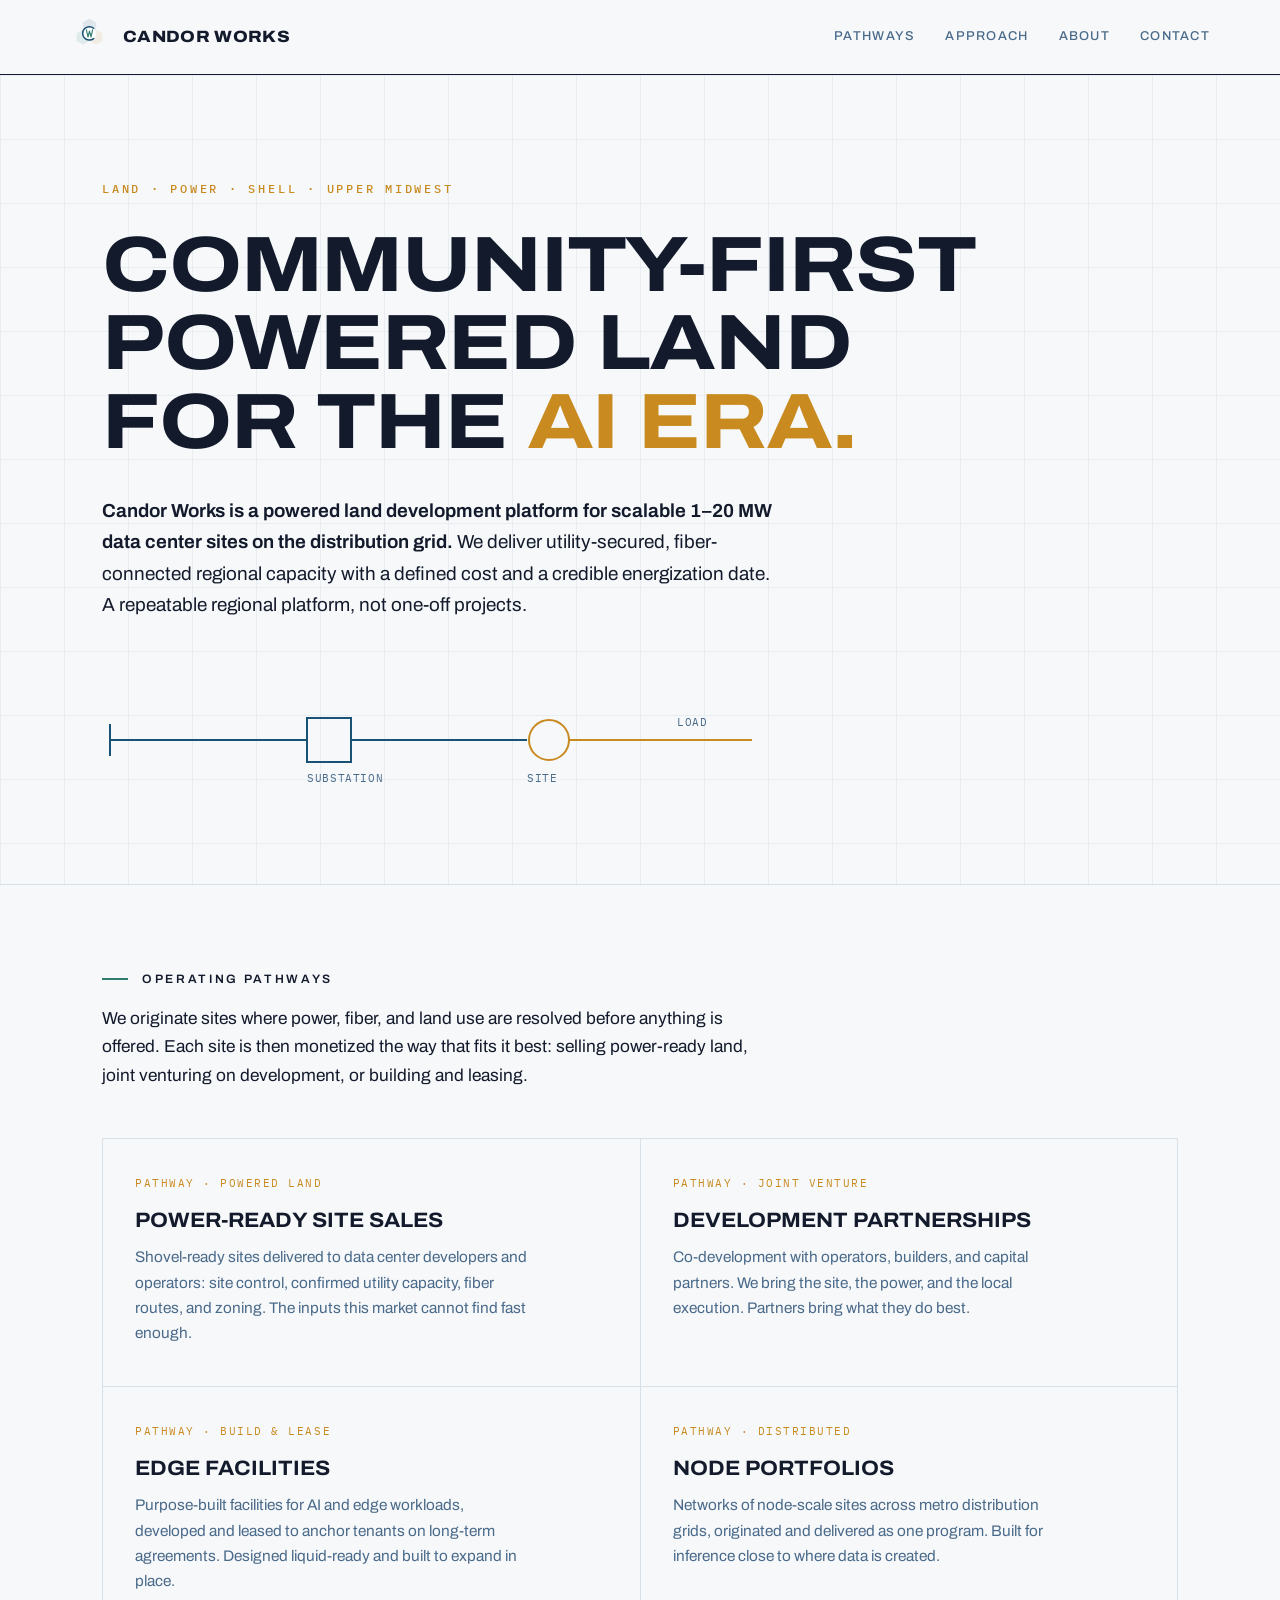
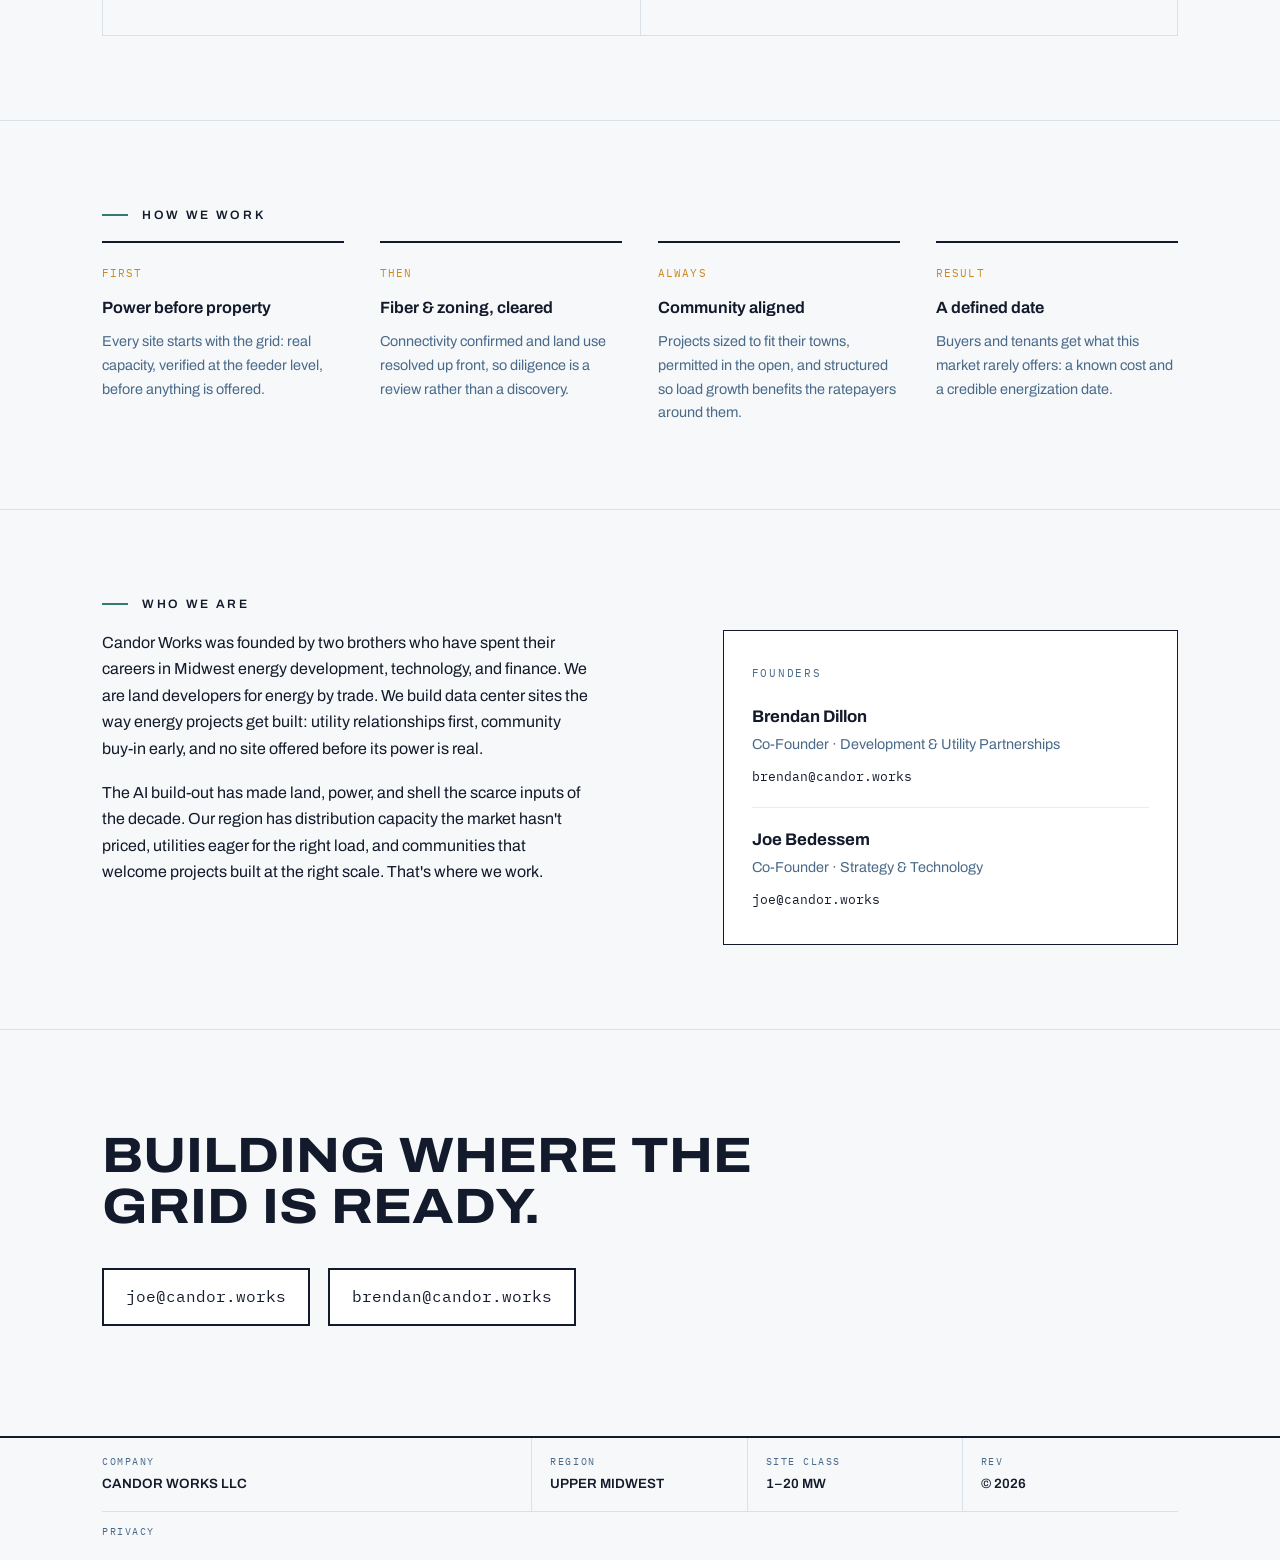
<file: index.html>
<!DOCTYPE html>
<html lang="en">
<head>
<meta charset="UTF-8">
<!-- CSP: list any new outside script, font, image or embed here -->
<meta http-equiv="Content-Security-Policy" content="default-src 'none'; script-src 'self' https://www.googletagmanager.com https://*.lfeeder.com https://*.leadfeeder.com; style-src 'self'; font-src 'self'; img-src 'self' https://www.googletagmanager.com https://*.google-analytics.com https://*.lfeeder.com https://*.leadfeeder.com; connect-src https://www.googletagmanager.com https://*.google-analytics.com https://*.google.com https://*.lfeeder.com https://*.leadfeeder.com; base-uri 'none'; form-action 'none'">
<meta name="viewport" content="width=device-width, initial-scale=1.0">
<title>Candor Works | Community-first powered land for the AI era</title>
<meta name="description" content="Candor Works is a community-first powered land development platform for 1–20 MW data center sites on Upper Midwest distribution grids, delivered with utility-secured capacity, fiber, and a defined energization date.">
<link rel="preload" href="/assets/fonts/archivo-latin.woff2" as="font" type="font/woff2" crossorigin>
<link rel="stylesheet" href="/assets/site.css">
<!-- Analytics: the tag ID below pairs with GA_ID in measure.js -->
<script src="/assets/measure.js"></script>
<script async src="https://www.googletagmanager.com/gtm.js?id=GTM-N2B2TFKS"></script>
</head>
<body>

<div class="topbar">
  <div class="wrap toprow">
    <a class="brand" href="#top"><svg class="logo" viewBox="0 0 76 74" fill="none" role="img" aria-label="Candor Works mark"><path d="M49.95 22.44L38.00 29.34L26.05 22.44L26.05 8.64L38.00 1.74L49.95 8.64z" fill="#1a5276" opacity="0.1" stroke="#1a5276" stroke-width="1.3"/><path d="M25.48 23.43L37.43 30.33L37.43 44.13L25.48 51.03L13.53 44.13L13.53 30.33z" fill="#2e7d6f" opacity="0.1" stroke="#2e7d6f" stroke-width="1.3"/><path d="M38.57 44.13L38.57 30.33L50.52 23.43L62.47 30.33L62.47 44.13L50.52 51.03z" fill="#c98a20" opacity="0.1" stroke="#c98a20" stroke-width="1.3"/><circle cx="38" cy="30" r="13" fill="white"/><path d="M46 20 A13 13 0 1 0 46 40" stroke="#1a5276" stroke-width="3" fill="none" stroke-linecap="round"/><path d="M32 23L35 37L38 25.5L41 37L44 23" stroke="#2e7d6f" stroke-width="2.2" fill="none" stroke-linecap="round" stroke-linejoin="round"/></svg><span>CANDOR&nbsp;WORKS</span></a>
    <nav>
      <a href="#pathways">Pathways</a>
      <a href="#approach">Approach</a>
      <a href="#about">About</a>
      <a href="#contact">Contact</a>
    </nav>
  </div>
</div>

<div class="hero" id="top">
  <div class="wrap">
    <div class="kicker mono">LAND · POWER · SHELL · UPPER MIDWEST</div>
    <h1>Community-first powered land for the <em>AI era.</em></h1>
    <p class="thesis"><strong>Candor Works is a powered land development platform for scalable 1–20&nbsp;MW data center sites on the distribution grid.</strong> We deliver utility-secured, fiber-connected regional capacity with a defined cost and a credible energization date. A repeatable regional platform, not one-off projects.</p>
    <div class="oneline" aria-hidden="true">
      <svg viewBox="0 0 660 120" xmlns="http://www.w3.org/2000/svg">
        <line class="draw anim" x1="8" y1="60" x2="205" y2="60"/>
        <rect class="draw" x="205" y="38" width="44" height="44"/>
        <line class="draw anim" x1="249" y1="60" x2="425" y2="60"/>
        <circle class="draw flag" cx="447" cy="60" r="20"/>
        <line class="draw anim flag" x1="467" y1="60" x2="650" y2="60"/>
        <line class="draw" x1="8" y1="44" x2="8" y2="76"/>
        <text class="lbl" x="205" y="102">SUBSTATION</text>
        <text class="lbl" x="425" y="102">SITE</text>
        <text class="lbl" x="575" y="46">LOAD</text>
      </svg>
    </div>
  </div>
</div>

<section id="pathways">
  <div class="wrap">
    <div class="eyebrow"><div class="tick"></div><h2>Operating pathways</h2></div>
    <p class="lede">We originate sites where power, fiber, and land use are resolved before anything is offered. Each site is then monetized the way that fits it best: selling power-ready land, joint venturing on development, or building and leasing.</p>
    <div class="paths">
      <div class="path">
        <div class="id mono">PATHWAY · POWERED LAND</div>
        <h3>Power-Ready Site Sales</h3>
        <p>Shovel-ready sites delivered to data center developers and operators: site control, confirmed utility capacity, fiber routes, and zoning. The inputs this market cannot find fast enough.</p>
      </div>
      <div class="path">
        <div class="id mono">PATHWAY · JOINT VENTURE</div>
        <h3>Development Partnerships</h3>
        <p>Co-development with operators, builders, and capital partners. We bring the site, the power, and the local execution. Partners bring what they do best.</p>
      </div>
      <div class="path">
        <div class="id mono">PATHWAY · BUILD &amp; LEASE</div>
        <h3>Edge Facilities</h3>
        <p>Purpose-built facilities for AI and edge workloads, developed and leased to anchor tenants on long-term agreements. Designed liquid-ready and built to expand in place.</p>
      </div>
      <div class="path">
        <div class="id mono">PATHWAY · DISTRIBUTED</div>
        <h3>Node Portfolios</h3>
        <p>Networks of node-scale sites across metro distribution grids, originated and delivered as one program. Built for inference close to where data is created.</p>
      </div>
    </div>
  </div>
</section>

<section id="approach">
  <div class="wrap">
    <div class="eyebrow"><div class="tick"></div><h2>How we work</h2></div>
    <div class="steps">
      <div class="step">
        <span class="mono">FIRST</span>
        <h4>Power before property</h4>
        <p>Every site starts with the grid: real capacity, verified at the feeder level, before anything is offered.</p>
      </div>
      <div class="step">
        <span class="mono">THEN</span>
        <h4>Fiber &amp; zoning, cleared</h4>
        <p>Connectivity confirmed and land use resolved up front, so diligence is a review rather than a discovery.</p>
      </div>
      <div class="step">
        <span class="mono">ALWAYS</span>
        <h4>Community aligned</h4>
        <p>Projects sized to fit their towns, permitted in the open, and structured so load growth benefits the ratepayers around them.</p>
      </div>
      <div class="step">
        <span class="mono">RESULT</span>
        <h4>A defined date</h4>
        <p>Buyers and tenants get what this market rarely offers: a known cost and a credible energization date.</p>
      </div>
    </div>
  </div>
</section>

<section id="about">
  <div class="wrap">
    <div class="eyebrow"><div class="tick"></div><h2>Who we are</h2></div>
    <div class="about">
      <div>
        <p>Candor Works was founded by two brothers who have spent their careers in Midwest energy development, technology, and finance. We are land developers for energy by trade. We build data center sites the way energy projects get built: utility relationships first, community buy-in early, and no site offered before its power is real.</p>
        <p>The AI build-out has made land, power, and shell the scarce inputs of the decade. Our region has distribution capacity the market hasn't priced, utilities eager for the right load, and communities that welcome projects built at the right scale. That's where we work.</p>
      </div>
      <div class="founders">
        <span class="mono">FOUNDERS</span>
        <div class="fblock">
          <div class="fname">Brendan Dillon</div>
          <div class="frole">Co-Founder · Development &amp; Utility Partnerships</div>
          <a class="femail" id="email-brendan-founders" href="mailto:brendan@candor.works">brendan@candor.works</a>
        </div>
        <div class="fblock">
          <div class="fname">Joe Bedessem</div>
          <div class="frole">Co-Founder · Strategy &amp; Technology</div>
          <a class="femail" id="email-joe-founders" href="mailto:joe@candor.works">joe@candor.works</a>
        </div>
      </div>
    </div>
  </div>
</section>

<section class="contact" id="contact">
  <div class="wrap">
    <h2>Building where the grid is ready.</h2>
    <div class="mails">
      <a class="mail" id="email-joe-contact" href="mailto:joe@candor.works">joe@candor.works</a>
      <a class="mail" id="email-brendan-contact" href="mailto:brendan@candor.works">brendan@candor.works</a>
    </div>
  </div>
</section>

<footer>
  <div class="wrap">
    <div class="tblock">
      <div class="tcell"><span class="mono">COMPANY</span><div>CANDOR WORKS LLC</div></div>
      <div class="tcell"><span class="mono">REGION</span><div>UPPER MIDWEST</div></div>
      <div class="tcell"><span class="mono">SITE CLASS</span><div>1–20 MW</div></div>
      <div class="tcell"><span class="mono">REV</span><div>© 2026</div></div>
    </div>
    <div class="legal mono"><a href="/privacy/">Privacy</a></div>
  </div>
</footer>
</body>
</html>
</file>
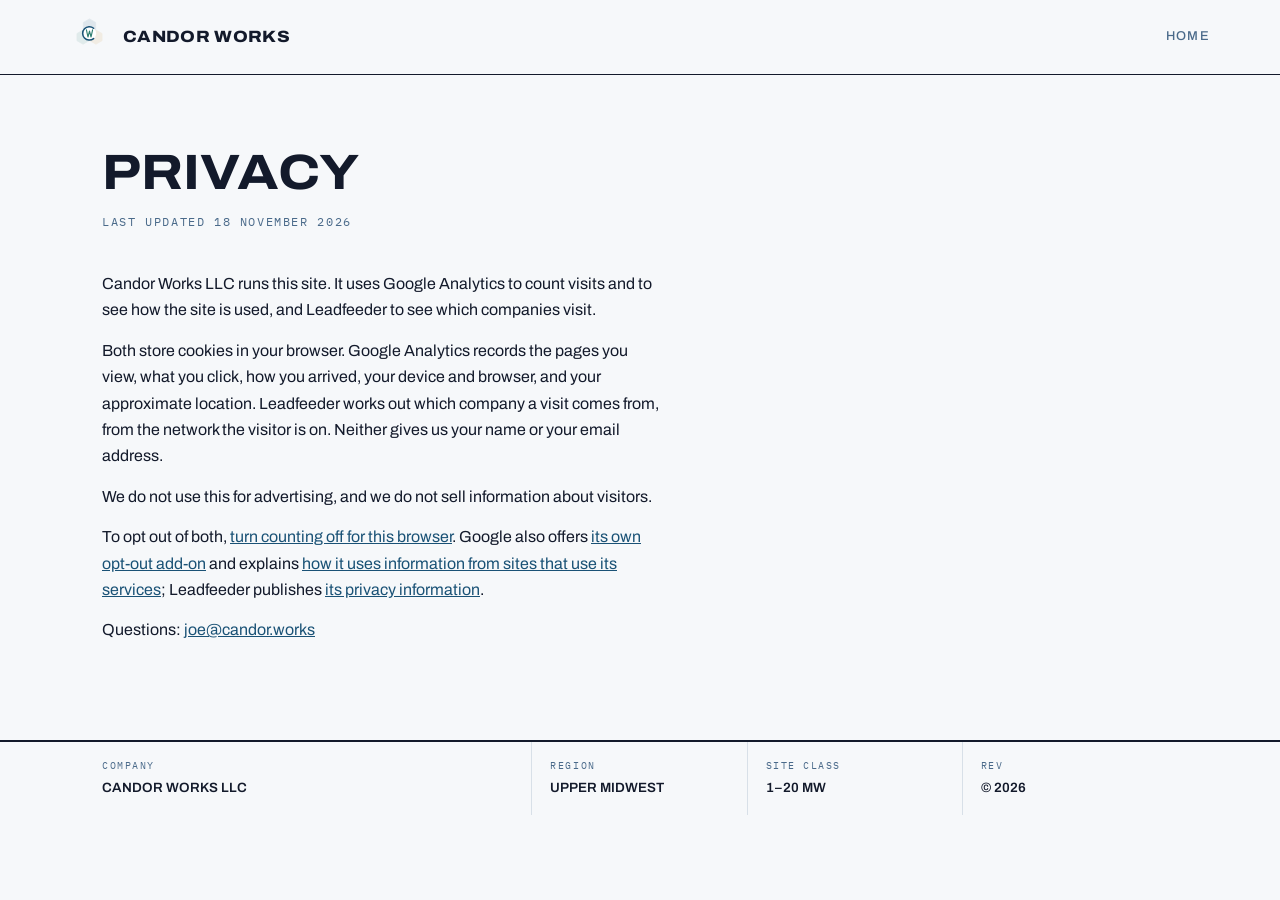
<file: privacy/index.html>
<!DOCTYPE html>
<html lang="en">
<head>
<meta charset="UTF-8">
<meta http-equiv="Content-Security-Policy" content="default-src 'none'; style-src 'self'; font-src 'self'; img-src 'self'; base-uri 'none'; form-action 'none'">
<meta name="viewport" content="width=device-width, initial-scale=1.0">
<title>Privacy | Candor Works</title>
<meta name="description" content="What the Candor Works website records about a visit, and how to opt out.">
<link rel="preload" href="/assets/fonts/archivo-latin.woff2" as="font" type="font/woff2" crossorigin>
<link rel="stylesheet" href="/assets/site.css">
</head>
<body class="page-notice">

<div class="topbar">
  <div class="wrap toprow">
    <a class="brand" href="/"><svg class="logo" viewBox="0 0 76 74" fill="none" role="img" aria-label="Candor Works mark"><path d="M49.95 22.44L38.00 29.34L26.05 22.44L26.05 8.64L38.00 1.74L49.95 8.64z" fill="#1a5276" opacity="0.1" stroke="#1a5276" stroke-width="1.3"/><path d="M25.48 23.43L37.43 30.33L37.43 44.13L25.48 51.03L13.53 44.13L13.53 30.33z" fill="#2e7d6f" opacity="0.1" stroke="#2e7d6f" stroke-width="1.3"/><path d="M38.57 44.13L38.57 30.33L50.52 23.43L62.47 30.33L62.47 44.13L50.52 51.03z" fill="#c98a20" opacity="0.1" stroke="#c98a20" stroke-width="1.3"/><circle cx="38" cy="30" r="13" fill="white"/><path d="M46 20 A13 13 0 1 0 46 40" stroke="#1a5276" stroke-width="3" fill="none" stroke-linecap="round"/><path d="M32 23L35 37L38 25.5L41 37L44 23" stroke="#2e7d6f" stroke-width="2.2" fill="none" stroke-linecap="round" stroke-linejoin="round"/></svg><span>CANDOR&nbsp;WORKS</span></a>
    <a class="back" href="/">Home</a>
  </div>
</div>

<main>
  <div class="wrap">
    <h1>Privacy</h1>
    <p class="dated mono">Last updated 18 November 2026</p>

    <div class="notice">
      <p>Candor Works LLC runs this site. It uses Google Analytics to count visits and to see how the site is used, and Leadfeeder to see which companies visit.</p>
      <p>Both store cookies in your browser. Google Analytics records the pages you view, what you click, how you arrived, your device and browser, and your approximate location. Leadfeeder works out which company a visit comes from, from the network the visitor is on. Neither gives us your name or your email address.</p>
      <p>We do not use this for advertising, and we do not sell information about visitors.</p>
      <p>To opt out of both, <a href="/?notrack=1">turn counting off for this browser</a>. Google also offers <a href="https://tools.google.com/dlpage/gaoptout" rel="noopener">its own opt-out add-on</a> and explains <a href="https://policies.google.com/technologies/partner-sites" rel="noopener">how it uses information from sites that use its services</a>; Leadfeeder publishes <a href="https://www.leadfeeder.com/privacy/" rel="noopener">its privacy information</a>.</p>
      <p>Questions: <a href="mailto:joe@candor.works">joe@candor.works</a></p>
    </div>
  </div>
</main>

<footer>
  <div class="wrap">
    <div class="tblock">
      <div class="tcell"><span class="mono">COMPANY</span><div>CANDOR WORKS LLC</div></div>
      <div class="tcell"><span class="mono">REGION</span><div>UPPER MIDWEST</div></div>
      <div class="tcell"><span class="mono">SITE CLASS</span><div>1–20 MW</div></div>
      <div class="tcell"><span class="mono">REV</span><div>© 2026</div></div>
    </div>
  </div>
</footer>
</body>
</html>
</file>
<file: assets/site.css>
/* fonts: Archivo (variable), IBM Plex Mono. SIL Open Font License, see assets/fonts */
@font-face{font-family:'Archivo';font-style:normal;font-weight:300 800;font-stretch:62% 125%;font-display:swap;
  src:url(fonts/archivo-latin-ext.woff2) format('woff2');
  unicode-range:U+0100-02BA,U+02BD-02C5,U+02C7-02CC,U+02CE-02D7,U+02DD-02FF,U+0304,U+0308,U+0329,U+1D00-1DBF,U+1E00-1E9F,U+1EF2-1EFF,U+2020,U+20A0-20AB,U+20AD-20C4,U+2113,U+2C60-2C7F,U+A720-A7FF}
@font-face{font-family:'Archivo';font-style:normal;font-weight:300 800;font-stretch:62% 125%;font-display:swap;
  src:url(fonts/archivo-latin.woff2) format('woff2');
  unicode-range:U+0000-00FF,U+0131,U+0152-0153,U+02BB-02BC,U+02C6,U+02DA,U+02DC,U+0304,U+0308,U+0329,U+2000-206F,U+20AC,U+2122,U+2191,U+2193,U+2212,U+2215,U+FEFF,U+FFFD}
@font-face{font-family:'IBM Plex Mono';font-style:normal;font-weight:400;font-display:swap;
  src:url(fonts/ibm-plex-mono-400-latin-ext.woff2) format('woff2');
  unicode-range:U+0100-02BA,U+02BD-02C5,U+02C7-02CC,U+02CE-02D7,U+02DD-02FF,U+0304,U+0308,U+0329,U+1D00-1DBF,U+1E00-1E9F,U+1EF2-1EFF,U+2020,U+20A0-20AB,U+20AD-20C4,U+2113,U+2C60-2C7F,U+A720-A7FF}
@font-face{font-family:'IBM Plex Mono';font-style:normal;font-weight:400;font-display:swap;
  src:url(fonts/ibm-plex-mono-400-latin.woff2) format('woff2');
  unicode-range:U+0000-00FF,U+0131,U+0152-0153,U+02BB-02BC,U+02C6,U+02DA,U+02DC,U+0304,U+0308,U+0329,U+2000-206F,U+20AC,U+2122,U+2191,U+2193,U+2212,U+2215,U+FEFF,U+FFFD}
@font-face{font-family:'IBM Plex Mono';font-style:normal;font-weight:500;font-display:swap;
  src:url(fonts/ibm-plex-mono-500-latin-ext.woff2) format('woff2');
  unicode-range:U+0100-02BA,U+02BD-02C5,U+02C7-02CC,U+02CE-02D7,U+02DD-02FF,U+0304,U+0308,U+0329,U+1D00-1DBF,U+1E00-1E9F,U+1EF2-1EFF,U+2020,U+20A0-20AB,U+20AD-20C4,U+2113,U+2C60-2C7F,U+A720-A7FF}
@font-face{font-family:'IBM Plex Mono';font-style:normal;font-weight:500;font-display:swap;
  src:url(fonts/ibm-plex-mono-500-latin.woff2) format('woff2');
  unicode-range:U+0000-00FF,U+0131,U+0152-0153,U+02BB-02BC,U+02C6,U+02DA,U+02DC,U+0304,U+0308,U+0329,U+2000-206F,U+20AC,U+2122,U+2191,U+2193,U+2212,U+2215,U+FEFF,U+FFFD}

:root{
  --paper:#F6F8FA;
  --ink:#131A2B;
  --slate:#4A6A8A;
  --line:#D8E0E8;
  --hair:#E8EDF2;
  --flag:#C98A20; --flagb:#E0A832; --teal:#2E7D6F; --blue:#1A5276;
  --maxw:1140px;
}
*{margin:0;padding:0;box-sizing:border-box}
html{scroll-behavior:smooth}
body{
  background:var(--paper);
  color:var(--ink);
  font-family:'Archivo',system-ui,-apple-system,sans-serif;
  line-height:1.65;
}
::selection{background:var(--flag);color:#fff}
a{color:inherit}
.mono{font-family:'IBM Plex Mono',ui-monospace,monospace}
.wrap{max-width:var(--maxw);margin:0 auto;padding:0 32px}

/* header */
.topbar{border-bottom:1px solid var(--ink);background:var(--paper);position:sticky;top:0;z-index:10}
.toprow{display:flex;justify-content:space-between;align-items:center;padding:18px 0}
.brand{display:flex;align-items:center;gap:14px;font-weight:800;letter-spacing:.02em;font-size:1.02rem;font-variation-settings:'wdth' 112;text-decoration:none}
.brand svg.logo{height:38px;width:auto;display:block}
.brand .dash{color:var(--flag)}
nav{display:flex;gap:30px}
nav a{font-size:.8rem;letter-spacing:.1em;text-transform:uppercase;text-decoration:none;color:var(--slate);font-weight:500}
nav a:hover,nav a:focus-visible{color:var(--ink);outline:none}
@media(max-width:760px){nav{display:none}}

/* hero */
.hero{padding:104px 0 84px;border-bottom:1px solid var(--line);background:
  linear-gradient(var(--hair) 1px, transparent 1px),
  linear-gradient(90deg, var(--hair) 1px, transparent 1px);
  background-size:64px 64px}
.kicker{font-size:.72rem;letter-spacing:.24em;color:var(--flag);font-weight:500;margin-bottom:28px}
h1{font-weight:740;font-variation-settings:'wdth' 116;font-size:clamp(2.5rem,6.6vw,4.9rem);
   line-height:1.0;letter-spacing:-.015em;text-transform:uppercase;max-width:17ch}
h1 em{font-style:normal;color:var(--flag)}
.thesis{margin-top:34px;max-width:62ch;font-size:clamp(1.02rem,1.5vw,1.18rem)}
.thesis strong{font-weight:650}
.oneline{margin-top:60px;width:100%;max-width:660px}
.oneline svg{width:100%;height:auto;display:block}
.draw{stroke:var(--blue);stroke-width:2;fill:none}
.draw.flag{stroke:var(--flag)}
.lbl{font-family:'IBM Plex Mono',monospace;font-size:10.5px;fill:var(--slate);letter-spacing:.06em}
@media(prefers-reduced-motion:no-preference){
  .anim{stroke-dasharray:900;stroke-dashoffset:900;animation:draw 2.1s ease forwards .25s}
  @keyframes draw{to{stroke-dashoffset:0}}
}

section{padding:84px 0;border-bottom:1px solid var(--line)}
.eyebrow{display:flex;gap:14px;align-items:center;margin-bottom:16px}
.eyebrow .tick{width:26px;height:2px;background:var(--teal)}
.eyebrow h2{font-size:.76rem;letter-spacing:.22em;font-weight:600;text-transform:uppercase}
.lede{max-width:66ch;font-size:1.08rem;margin-bottom:48px;color:var(--ink)}

/* pathways */
.paths{display:grid;grid-template-columns:repeat(2,1fr);gap:1px;background:var(--line);border:1px solid var(--line)}
.path{background:var(--paper);padding:36px 32px 40px;position:relative}
.path .id{font-size:.68rem;color:var(--flag);letter-spacing:.14em;margin-bottom:16px}
.path h3{font-size:1.3rem;font-weight:700;font-variation-settings:'wdth' 108;line-height:1.15;margin-bottom:12px;text-transform:uppercase}
.path p{color:var(--slate);font-size:.96rem;max-width:44ch}
@media(max-width:820px){.paths{grid-template-columns:1fr}}

/* approach */
.steps{display:grid;grid-template-columns:repeat(4,1fr);gap:36px}
.step{border-top:2px solid var(--ink);padding-top:16px}
.step .mono{font-size:.7rem;color:var(--flag);letter-spacing:.1em}
.step h4{font-size:1.02rem;font-weight:650;margin:10px 0 8px}
.step p{font-size:.9rem;color:var(--slate)}
@media(max-width:860px){.steps{grid-template-columns:repeat(2,1fr)}}
@media(max-width:520px){.steps{grid-template-columns:1fr}}

/* about */
.about{display:grid;grid-template-columns:1.1fr .9fr;gap:64px;align-items:start}
.about p{max-width:54ch}
.about p + p{margin-top:18px}
.founders{border:1px solid var(--ink);background:#fff;padding:28px 28px 32px}
.founders > .mono{font-size:.68rem;letter-spacing:.16em;color:var(--slate)}
.fblock{margin-top:18px;padding-top:18px;border-top:1px solid var(--hair)}
.fblock:first-of-type{border-top:none;padding-top:0}
.fname{font-weight:700;font-size:1.05rem}
.frole{color:var(--slate);font-size:.9rem;margin:2px 0 6px}
.femail{font-family:'IBM Plex Mono',monospace;font-size:.82rem;text-decoration:none;color:var(--ink)}
.femail:hover{color:var(--blue)}
@media(max-width:860px){.about{grid-template-columns:1fr}}

/* contact */
.contact{padding:100px 0 110px;border-bottom:none;text-align:left}
.contact h2{font-size:clamp(1.9rem,4.4vw,3.1rem);font-weight:740;font-variation-settings:'wdth' 114;
  text-transform:uppercase;line-height:1.03;max-width:20ch}
.mails{display:flex;gap:18px;flex-wrap:wrap;margin-top:36px}
.mail{display:inline-block;font-family:'IBM Plex Mono',monospace;font-size:.98rem;
  color:var(--ink);text-decoration:none;border:2px solid var(--ink);padding:14px 22px;
  transition:background .15s,color .15s;background:#fff}
.mail:hover,.mail:focus-visible{background:var(--blue);border-color:var(--blue);color:#fff;outline:none}
.mail:focus-visible{box-shadow:0 0 0 3px var(--flag)}

footer{border-top:2px solid var(--ink)}
.tblock{display:grid;grid-template-columns:2fr 1fr 1fr 1fr}
.tcell{border-right:1px solid var(--line);padding:16px 18px}
.tcell:first-child{padding-left:0}
.tcell:last-child{border-right:none}
.tcell .mono{font-size:.6rem;letter-spacing:.16em;color:var(--slate);display:block;margin-bottom:3px}
.tcell div:last-child{font-size:.84rem;font-weight:600}
@media(max-width:720px){.tblock{grid-template-columns:1fr 1fr}.tcell{padding-left:0}}
.legal{border-top:1px solid var(--line);padding:12px 0 20px;font-size:.6rem;letter-spacing:.16em;text-transform:uppercase;color:var(--slate)}
.legal a{color:inherit;text-decoration:none}
.legal a:hover,.legal a:focus-visible{color:var(--ink);text-decoration:underline;outline:none}

/* opt-out confirmation */
.teamnote{position:fixed;left:16px;bottom:16px;z-index:99;max-width:320px;padding:10px 14px;background:var(--ink);color:#EEF1F5;font:13px/1.45 system-ui,-apple-system,sans-serif}

/* privacy page */
.page-notice .back{font-size:.8rem;letter-spacing:.1em;text-transform:uppercase;text-decoration:none;color:var(--slate);font-weight:500}
.page-notice .back:hover,.page-notice .back:focus-visible{color:var(--ink);outline:none}
@media(max-width:1204px){.page-notice .back{margin-right:16px}}
.page-notice main{padding:72px 0 96px}
.page-notice h1{font-size:clamp(1.9rem,4.4vw,3.1rem);font-variation-settings:'wdth' 114;line-height:1.03;letter-spacing:0;max-width:none}
.page-notice .dated{margin-top:14px;font-size:.72rem;letter-spacing:.14em;color:var(--slate);text-transform:uppercase}
.page-notice .notice{margin-top:40px;max-width:62ch}
.page-notice .notice p + p{margin-top:14px}
.page-notice .notice a{color:var(--blue)}
</file>
